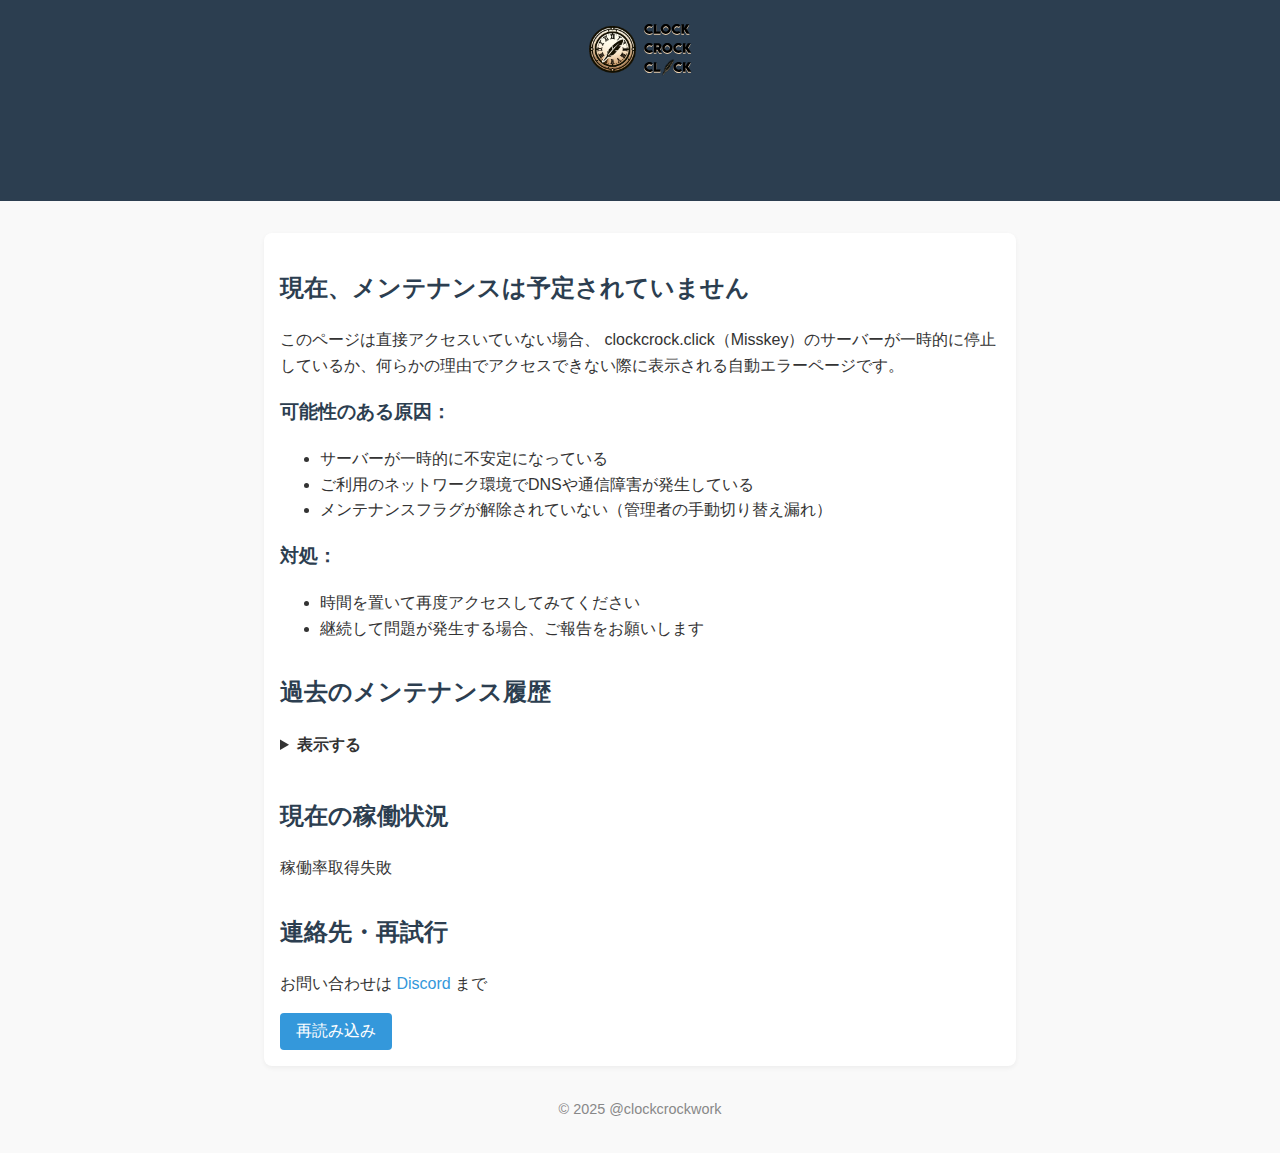
<file: index.html>
<!doctype html><html lang=ja><head><meta name=generator content="Hugo 0.147.1"><meta charset=UTF-8><meta name=viewport content="width=device-width,initial-scale=1"><meta http-equiv=Cache-Control content="no-store"><meta http-equiv=Pragma content="no-cache"><meta http-equiv=Expires content="0"><title>メンテナンスアナウンス</title>
<meta name=description content="メンテナンス中につきclockcrock.click（Misskey）のサーバーがダウンしている場合表示されます。"><link rel=stylesheet href=./style.css><link rel=icon href=./favicon.ico type=image/x-icon></head><body><header><img src=./images/logo.svg alt=サービスロゴ width=120><h1>メンテナンスアナウンス</h1></header><main><section><h2 id=現在メンテナンスは予定されていません>現在、メンテナンスは予定されていません</h2><p>このページは直接アクセスいていない場合、
clockcrock.click（Misskey）のサーバーが一時的に停止しているか、何らかの理由でアクセスできない際に表示される自動エラーページです。</p><h3 id=可能性のある原因>可能性のある原因：</h3><ul><li>サーバーが一時的に不安定になっている</li><li>ご利用のネットワーク環境でDNSや通信障害が発生している</li><li>メンテナンスフラグが解除されていない（管理者の手動切り替え漏れ）</li></ul><h3 id=対処>対処：</h3><ul><li>時間を置いて再度アクセスしてみてください</li><li>継続して問題が発生する場合、ご報告をお願いします</li></ul></section><section><h2>過去のメンテナンス履歴</h2><details><summary>表示する</summary><ul></ul></details></section><section><h2>現在の稼働状況</h2><p id=uptime>稼働率取得中...</p><script>fetch("https://clockcrockwork.github.io/clockcrockwork-uptimes/api/uptime.json").then(e=>e.json()).then(e=>{document.getElementById("uptime").textContent=`稼働率：${e.message}`}).catch(()=>{document.getElementById("uptime").textContent="稼働率取得失敗"})</script></section><section><h2>連絡先・再試行</h2><p>お問い合わせは <a href=https://discord.gg/ePb5VS83Ga>Discord</a> まで</p><button onclick=location.reload()>再読み込み</button></section></main><footer><p>&copy; 2025 @clockcrockwork</p></footer></body></html>
</file>
